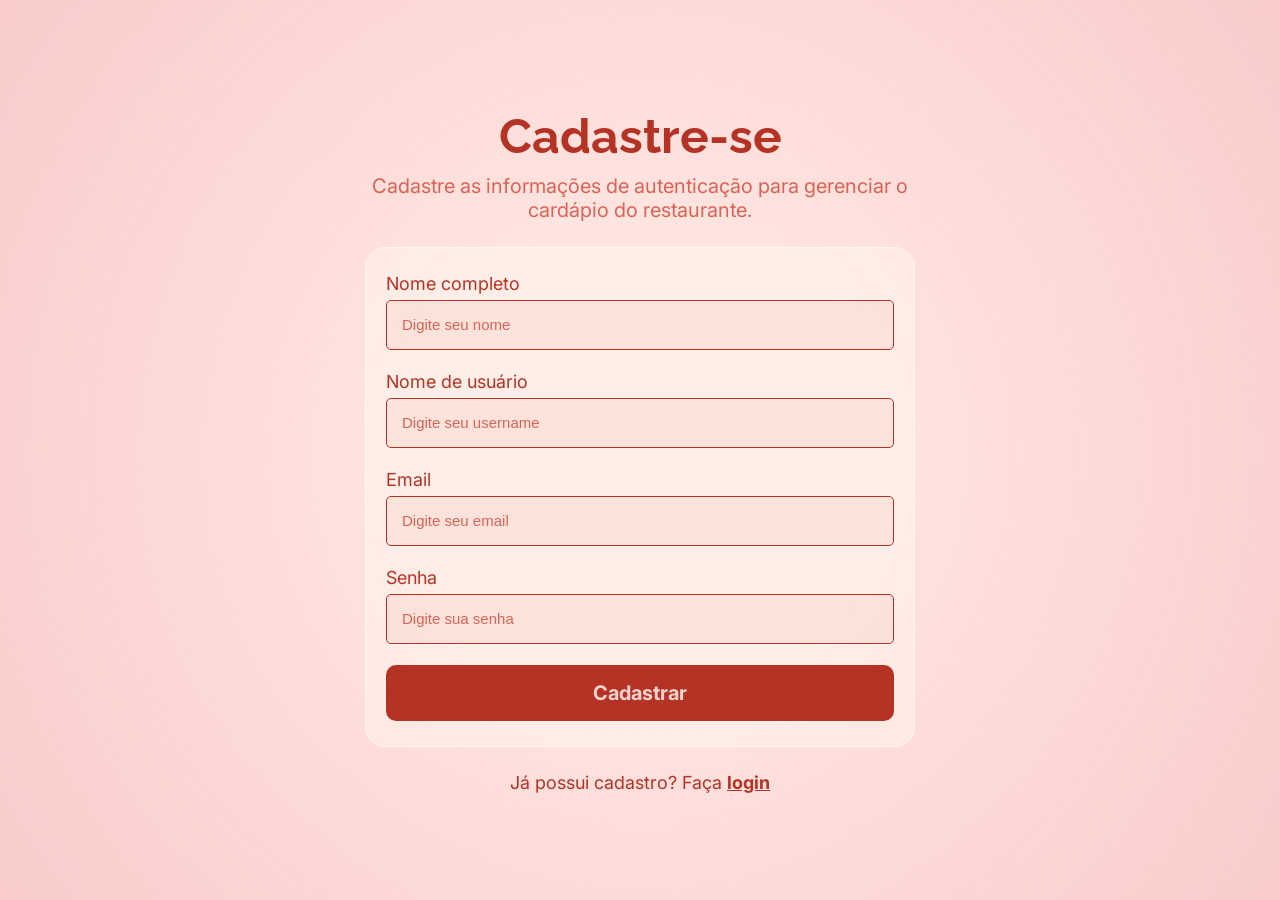
<file: cadastro/index.html>
<!DOCTYPE html>
<html lang="pt-br">
<head>
    <meta charset="UTF-8">
    <meta name="viewport" content="width=device-width, initial-scale=1.0">
    <link rel="preconnect" href="https://fonts.googleapis.com">
    <link rel="preconnect" href="https://fonts.gstatic.com" crossorigin>
    <link href="https://fonts.googleapis.com/css2?family=Inter:ital,opsz,wght@0,14..32,100..900;1,14..32,100..900&family=Raleway:ital,wght@0,100..900;1,100..900&display=swap" rel="stylesheet">
    <link rel="stylesheet" href="styles.css">
    <link rel="icon" type="image/svg+xml" href="../imagens/logo-favicon.svg">
    <title>Cadastro - IFood</title>
</head>
<body>
    <main>
        <header>
            <h1 id="instrucao1">Cadastre-se</h1>
            <p id="instrucao2">Cadastre as informações de autenticação para gerenciar o cardápio do restaurante.</p>
        </header>

        <section id="formulario">
            <form action="cadastrar.php" method="post">
                <div>
                    <label for="nome-completo">Nome completo</label>
                    <input type="text" name="nome-completo" id="nome-completo" class="campo" placeholder="Digite seu nome" autocomplete="name" required>
                </div>
                <br>
                <div>
                    <label for="username">Nome de usuário</label>
                    <input type="text" name="username" id="username" class="campo" placeholder="Digite seu username" autocomplete="username" required>
                </div>
                <br>
                <div>
                    <label for="email">Email</label>
                    <input type="email" name="email" id="email" class="campo" placeholder="Digite seu email" autocomplete="email" required>
                </div>
                <br>
                <div>
                    <label for="senha">Senha</label>
                    <input type="password" name="senha" id="senha" class="campo" placeholder="Digite sua senha" required>
                </div>
                <br>
                <a href="../painel-de-controle_v1/index.html"><button type="submit" id="botao">Cadastrar</button></a>
            </form>
        </section>
        <p id="instrucao3">Já possui cadastro? Faça <a href="../login/index.html">login</a></p>
    </main>
</body>
</html>
</file>
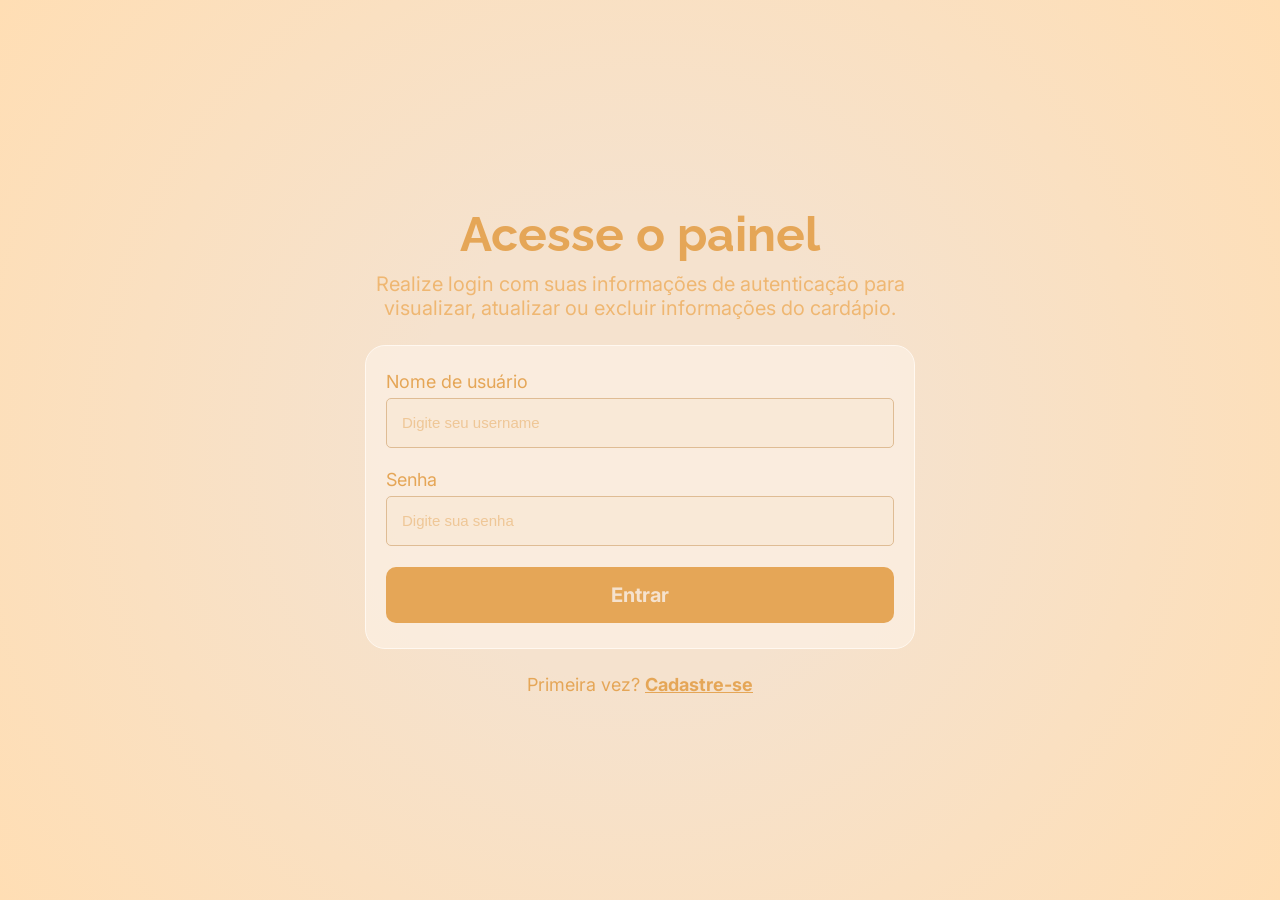
<file: login/index.html>
<!DOCTYPE html>
<html lang="pt-br">
<head>
    <meta charset="UTF-8">
    <meta name="viewport" content="width=device-width, initial-scale=1.0">
    <link rel="preconnect" href="https://fonts.googleapis.com">
    <link rel="preconnect" href="https://fonts.gstatic.com" crossorigin>
    <link href="https://fonts.googleapis.com/css2?family=Inter:ital,opsz,wght@0,14..32,100..900;1,14..32,100..900&family=Raleway:ital,wght@0,100..900;1,100..900&display=swap" rel="stylesheet">
    <link rel="stylesheet" href="styles.css">
    <link rel="icon" type="image/svg+xml" href="../imagens/logo-favicon.svg">
    <title>Login - IFood</title>
</head>
<body>
    <main>
        <header>
            <h1 id="instrucao1">Acesse o painel</h1>
            <p id="instrucao2">Realize login com suas informações de autenticação para visualizar, atualizar ou excluir informações do cardápio.</p>
        </header>

        <section id="formulario">
            <form action="login.php" method="post">
                <div>
                    <label for="username">Nome de usuário</label>
                    <input type="text" name="username" id="username" class="campo" placeholder="Digite seu username" autocomplete="username" required>
                </div>
                <br>
                <div>
                    <label for="senha">Senha</label>
                    <input type="password" name="senha" id="senha" class="campo" placeholder="Digite sua senha" required>
                </div>
                <br>
                <a href="../painel-de-controle_v1/index.html"><button type="submit" id="botao">Entrar</button></a>
            </form>
        </section>
        <p id="instrucao3">Primeira vez? <a href="../cadastro/index.html">Cadastre-se</a></p>
    </main>
</body>
</html>
</file>
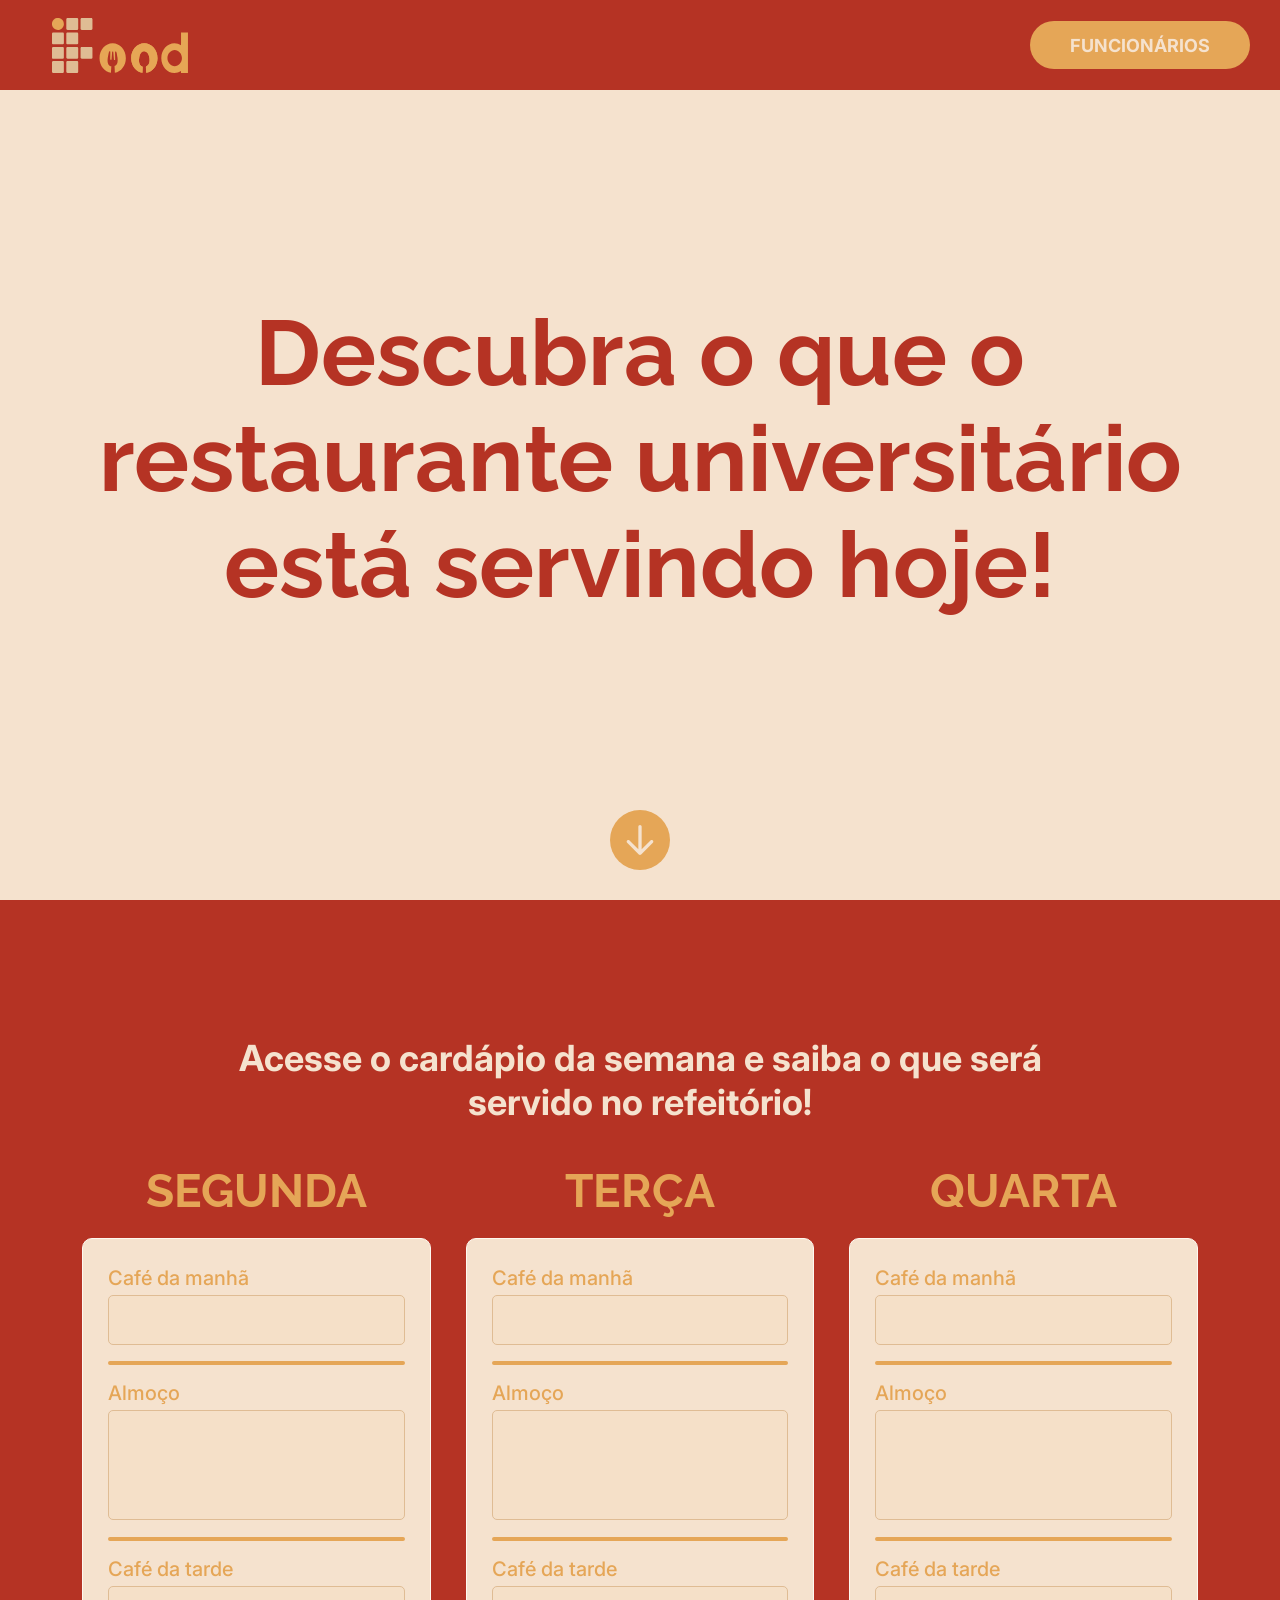
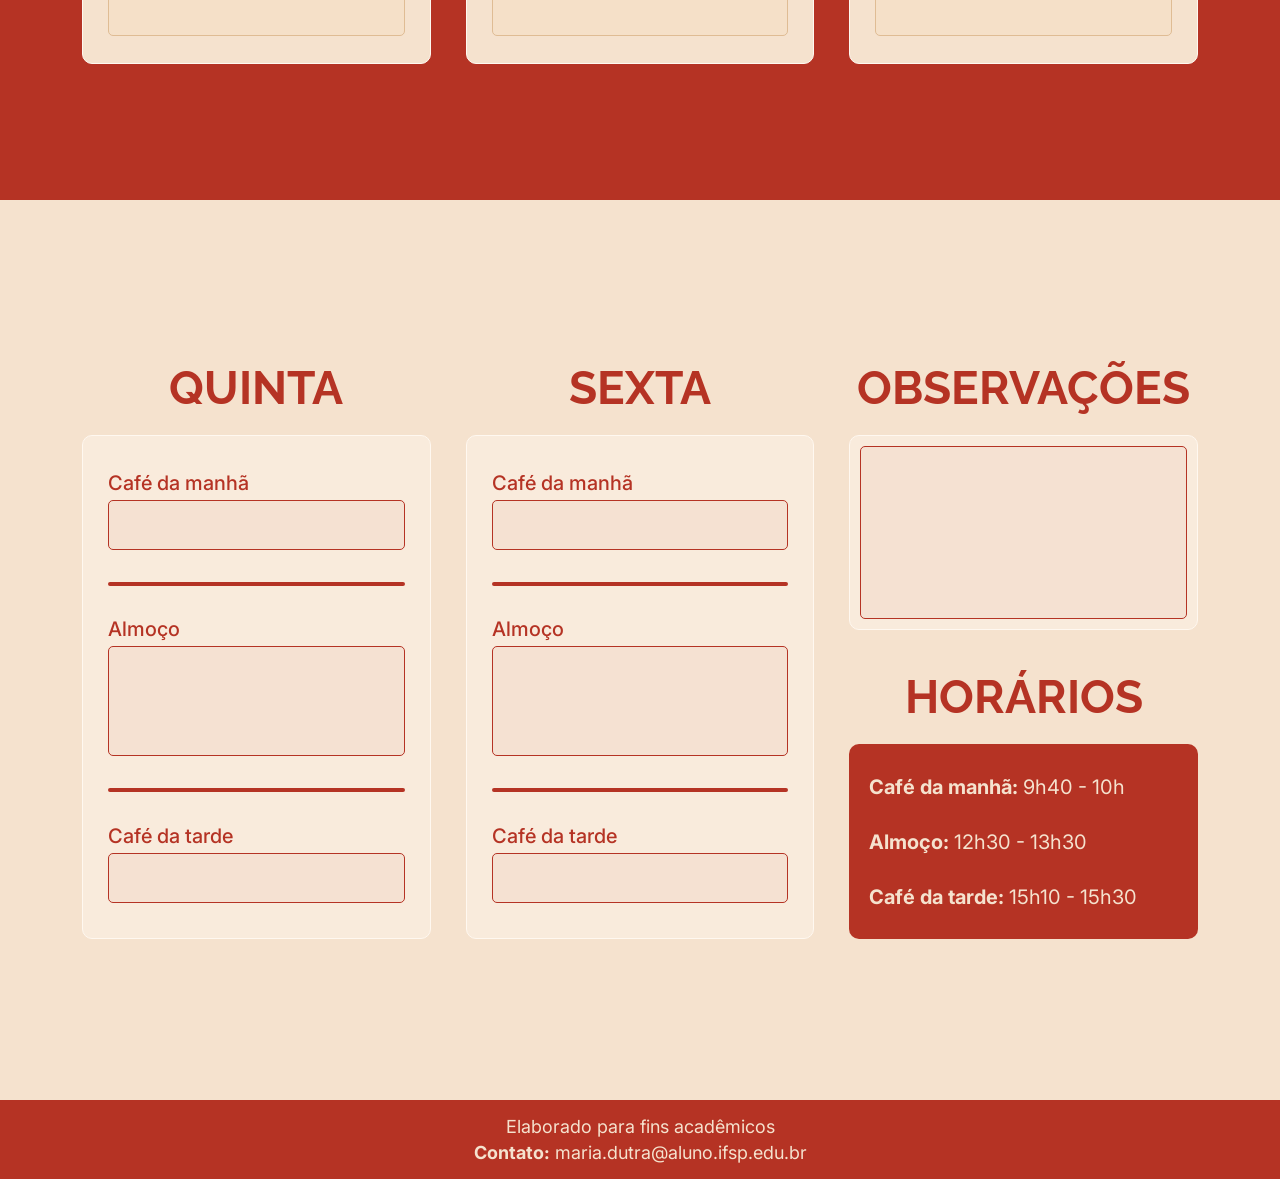
<file: pagina-inicial/index.html>
<!DOCTYPE html>
<html lang="pt-br">
<head>
    <meta charset="UTF-8">
    <meta name="viewport" content="width=device-width, initial-scale=1.0">
    <link rel="preconnect" href="https://fonts.googleapis.com">
    <link rel="preconnect" href="https://fonts.gstatic.com" crossorigin>
    <link href="https://fonts.googleapis.com/css2?family=Inter:ital,opsz,wght@0,14..32,100..900;1,14..32,100..900&family=Raleway:ital,wght@0,100..900;1,100..900&display=swap" rel="stylesheet">
    <link rel="stylesheet" href="styles.css">
    <link rel="icon" type="image/svg+xml" href="../imagens/logo-favicon.svg">
    <title>Página inicial - IFood</title>
</head>
<body>
    <header>
        <div id="logo">
            <svg xmlns="http://www.w3.org/2000/svg" width="180" height="55" fill="none" viewBox="0 0 475 192">
                <g clip-path="url(#a)">
                    <path fill="#dfbc94" fill-rule="evenodd" d="M41.597 54.634v33.143a4.09 4.09 0 0 1-4.105 4.104H4.353c-2.28 0-4.256-1.824-4.256-4.104V54.634c0-2.28 1.976-4.257 4.256-4.257h33.14c2.28 0 4.104 1.976 4.104 4.257M91.58 54.634v33.143a4.09 4.09 0 0 1-4.104 4.104h-33.14c-2.28 0-4.256-1.824-4.256-4.104V54.634c0-2.28 1.977-4.257 4.257-4.257h33.139c2.28 0 4.104 1.976 4.104 4.257M141.336 105.168v33.143a4.09 4.09 0 0 1-4.104 4.105h-33.139c-2.28 0-4.257-1.825-4.257-4.105v-33.143c0-2.28 1.977-4.257 4.257-4.257h33.139c2.28 0 4.104 1.977 4.104 4.257M91.58 105.168v33.143a4.09 4.09 0 0 1-4.104 4.105h-33.14c-2.28 0-4.256-1.825-4.256-4.105v-33.143c0-2.28 1.977-4.257 4.257-4.257h33.139c2.28 0 4.104 1.977 4.104 4.257M41.474 105.168v33.143a4.09 4.09 0 0 1-4.104 4.105H4.23c-2.28 0-4.256-1.825-4.256-4.105v-33.143c0-2.28 1.976-4.257 4.256-4.257h33.14c2.28 0 4.104 1.977 4.104 4.257M41.474 154.579v33.143a4.09 4.09 0 0 1-4.104 4.105H4.23c-2.28 0-4.256-1.825-4.256-4.105v-33.143c0-2.28 1.976-4.257 4.256-4.257h33.14c2.28 0 4.104 1.977 4.104 4.257M91.58 154.579v33.143a4.09 4.09 0 0 1-4.104 4.105h-33.14c-2.28 0-4.256-1.825-4.256-4.105v-33.143c0-2.28 1.977-4.257 4.257-4.257h33.139c2.28 0 4.104 1.977 4.104 4.257M91.58 4.244v33.142a4.09 4.09 0 0 1-4.104 4.105h-33.14c-2.28 0-4.256-1.824-4.256-4.105V4.244c0-2.28 1.977-4.257 4.257-4.257h33.139c2.28 0 4.104 1.976 4.104 4.257M141.336 4.244v33.142a4.087 4.087 0 0 1-4.104 4.105h-33.139c-2.28 0-4.257-1.824-4.257-4.105V4.244c0-2.28 1.977-4.257 4.257-4.257h33.139c2.28 0 4.104 1.976 4.104 4.257" clip-rule="evenodd"/>
                    <path fill="#e5a657" d="M20.647 41.528c11.579 0 20.966-9.388 20.966-20.968S32.226-.408 20.647-.408-.32 8.979-.32 20.56s9.387 20.968 20.966 20.968"/>
                    <path fill="#e6a655" fill-rule="evenodd" d="M206.18 191.295c-22.526-3.167-40.125-24.94-40.125-51.068 0-28.503 20.414-51.86 45.756-51.86s46.109 23.357 46.109 51.86c0 25.732-16.543 46.714-38.365 51.068l-1.056-23.752c16.542-4.355 9.503-32.858 9.503-32.858s-1.76-14.647-3.872-17.023-3.871 0-3.871 0l.352 27.712c-1.76 1.979-4.224 0-4.224 0l-2.464-27.712c-2.112-2.375-3.872 0-3.872 0l-2.111 27.712c-2.464 1.979-4.576-.396-4.576-.396l.352-27.316c-1.76-2.375-3.872-.395-3.872-.395s-.352-.396-3.871 15.043c-7.392 36.025 11.263 36.025 11.263 36.025s-.704 10.688-1.056 22.96M315.961 191.295c-22.174-3.562-39.421-24.94-39.421-51.068 0-28.503 20.415-51.86 45.757-51.86s46.108 23.357 46.108 51.86c0 26.128-17.247 47.506-39.421 51.068-.704-11.48-1.056-21.377-1.056-21.377s16.191-3.959 12.319-30.086c0 0-2.112-21.378-17.598-23.357-15.135-1.584-17.599 20.981-17.951 22.169 0 1.188-5.631 24.94 11.967 31.67z" clip-rule="evenodd"/>
                    <path fill="#e6a655" fill-rule="evenodd" d="M315.961 191.295c-22.174-3.562-39.421-24.94-39.421-51.068 0-28.503 20.415-51.86 45.757-51.86s46.108 23.357 46.108 51.86c0 26.128-17.247 47.506-39.421 51.068-.704-11.48-1.056-21.377-1.056-21.377s16.191-3.959 12.319-30.086c0 0-2.112-21.378-17.598-23.357-15.135-1.584-17.599 20.981-17.951 22.169 0 1.188-5.631 24.94 11.967 31.67zM450.565 185.149c-6.729 4.312-14.646 6.828-22.959 6.828-25.333 0-45.916-23.357-45.916-51.745s20.583-51.745 45.916-51.745c8.313 0 16.23 2.515 22.959 6.827V50.756h24.146v141.221h-24.146zm-22.167-73.664c-13.854 0-25.333 12.936-25.333 28.387 0 15.811 11.479 28.388 25.333 28.388s25.333-12.577 25.333-28.388c0-15.451-11.479-28.387-25.333-28.387" clip-rule="evenodd"/>
                </g>
                <defs>
                    <clipPath id="a">
                        <path fill="#fff" d="M0 0h475v192H0z"/>
                    </clipPath>
                </defs>
            </svg>
        </div>
        <a href="../login/index.html"><button class="btn" id="btn-login">FUNCIONÁRIOS</button></a>
    </header>
    <main>
        <h1>Descubra o que o restaurante universitário está servindo hoje!</h1>
        <a href="#tela-cardapio1"><div id="btn-seta">
            <div id="seta">
                <svg viewBox="0 0 24 24" fill="none" xmlns="http://www.w3.org/2000/svg" stroke="">
                    <g id="SVGRepo_bgCarrier" stroke-width="0"></g>
                    <g id="SVGRepo_tracerCarrier" stroke-linecap="round" stroke-linejoin="round"></g>
                    <g id="SVGRepo_iconCarrier">
                        <path fill-rule="evenodd" clip-rule="evenodd" d="M12 3C12.5523 3 13 3.44772 13 4V17.5858L18.2929 12.2929C18.6834 11.9024 19.3166 11.9024 19.7071 12.2929C20.0976 12.6834 20.0976 13.3166 19.7071 13.7071L12.7071 20.7071C12.3166 21.0976 11.6834 21.0976 11.2929 20.7071L4.29289 13.7071C3.90237 13.3166 3.90237 12.6834 4.29289 12.2929C4.68342 11.9024 5.31658 11.9024 5.70711 12.2929L11 17.5858V4C11 3.44772 11.4477 3 12 3Z" fill="#F5E2CE"></path>
                    </g>
                </svg>
            </div>
                
        </div></a>
    </main>
    <div id="tela-cardapio1" class="tela-cardapio">
        <h2>Acesse o cardápio da semana e saiba o que será servido no refeitório!</h2>
        <div id="cardapio1" class="cardapio">
            <div class="card">
                <h3 class="titulo-dia">SEGUNDA</h3>
                <br>
                <div id="segunda" class="card-dia">
                    <section class="formulario">
                        <form action="" method="post" class="form" id="info-segunda">
                            <div>
                                <label for="cafe-manha">Café da manhã</label>
                                <input type="text" name="cafe-manha" class="campo" readonly>
                            </div>
                            <hr>
                            <div>
                                <label for="almoco">Almoço</label>
                                <textarea name="almoco" class="almoco" wrap="soft" disabled></textarea>
                            </div>
                            <hr>
                            <div>
                                <label for="cafe-tarde">Café da tarde</label>
                                <input type="text" name="cafe-tarde" class="campo" readonly>
                            </div>
                        </form>
                    </section>
                </div>
            </div>

            <div class="card">
                <h3 class="titulo-dia">TERÇA</h3>
                <br>
                <div id="terca" class="card-dia">
                    <section class="formulario">
                        <form action="" method="post" class="form" id="info-terca">
                            <div>
                                <label for="cafe-manha">Café da manhã</label>
                                <input type="text" name="cafe-manha" class="campo" readonly>
                            </div>
                            <hr>
                            <div>
                                <label for="almoco">Almoço</label>
                                <textarea name="almoco" class="almoco" wrap="soft" disabled></textarea>
                            </div>
                            <hr>
                            <div>
                                <label for="cafe-tarde">Café da tarde</label>
                                <input type="text" name="cafe-tarde" class="campo" readonly>
                            </div>
                        </form>
                    </section>
                </div>
            </div>

            <div class="card">
                <h3 class="titulo-dia">QUARTA</h3>
                <br>
                <div id="quarta" class="card-dia">
                    <section class="formulario">
                        <form action="" method="post" class="form" id="info-quarta">
                            <div>
                                <label for="cafe-manha">Café da manhã</label>
                                <input type="text" name="cafe-manha" class="campo" readonly>
                            </div>
                            <hr>
                            <div>
                                <label for="almoco">Almoço</label>
                                <textarea name="almoco" class="almoco" wrap="soft" disabled></textarea>
                            </div>
                            <hr>
                            <div>
                                <label for="cafe-tarde">Café da tarde</label>
                                <input type="text" name="cafe-tarde" class="campo" readonly>
                            </div>
                        </form>
                    </section>
                </div>
            </div>
        </div>
    </div>
    <div id="tela-cardapio2" class="tela-cardapio">
        <div id="cardapio2" class="cardapio">
            <div class="card">
                <h3 class="titulo-dia">QUINTA</h3>
                <br>
                <div id="quinta" class="card-dia">
                    <section class="formulario">
                        <form action="" method="post" class="form-c2" id="info-quinta">
                            <div>
                                <label for="cafe-manha">Café da manhã</label>
                                <input type="text" name="cafe-manha" class="campo" readonly>
                            </div>
                            <hr>
                            <div>
                                <label for="almoco">Almoço</label>
                                <textarea name="almoco" class="almoco" wrap="soft" disabled></textarea>
                            </div>
                            <hr>
                            <div>
                                <label for="cafe-tarde">Café da tarde</label>
                                <input type="text" name="cafe-tarde" class="campo" readonly>
                            </div>
                        </form>
                    </section>
                </div>
            </div>

            <div class="card">
                <h3 class="titulo-dia">SEXTA</h3>
                <br>
                <div id="sexta" class="card-dia">
                    <section class="formulario">
                        <form action="" method="post" class="form-c2" id="info-sexta">
                            <div>
                                <label for="cafe-manha">Café da manhã</label>
                                <input type="text" name="cafe-manha" class="campo" readonly>
                            </div>
                            <hr>
                            <div>
                                <label for="almoco">Almoço</label>
                                <textarea name="almoco" class="almoco" wrap="soft" disabled></textarea>
                            </div>
                            <hr>
                            <div>
                                <label for="cafe-tarde">Café da tarde</label>
                                <input type="text" name="cafe-tarde" class="campo" readonly>
                            </div>
                        </form>
                    </section>
                </div>
            </div>

            <div class="card">
                <h3 class="titulo-obs">OBSERVAÇÕES</h3>
                <br>
                <div class="card-obs">
                    <textarea id="obs" disabled></textarea>
                </div>
                <br>
                <br>
                <h3 class="titulo-hora">HORÁRIOS</h3>
                <br>
                <div class="card-hora" >
                    <p class="hora-info"><b>Café da manhã:</b> 9h40 - 10h</p>
                    <p class="hora-info"><b>Almoço:</b> 12h30 - 13h30</p>
                    <p class="hora-info"><b>Café da tarde:</b> 15h10 - 15h30</p>
                </div>
            </div>
        </div>
    </div>
    <footer>
        <p>Elaborado para fins acadêmicos</p>
        <p><b>Contato:</b> maria.dutra@aluno.ifsp.edu.br</p>
    </footer>
</body>
</html>
</file>
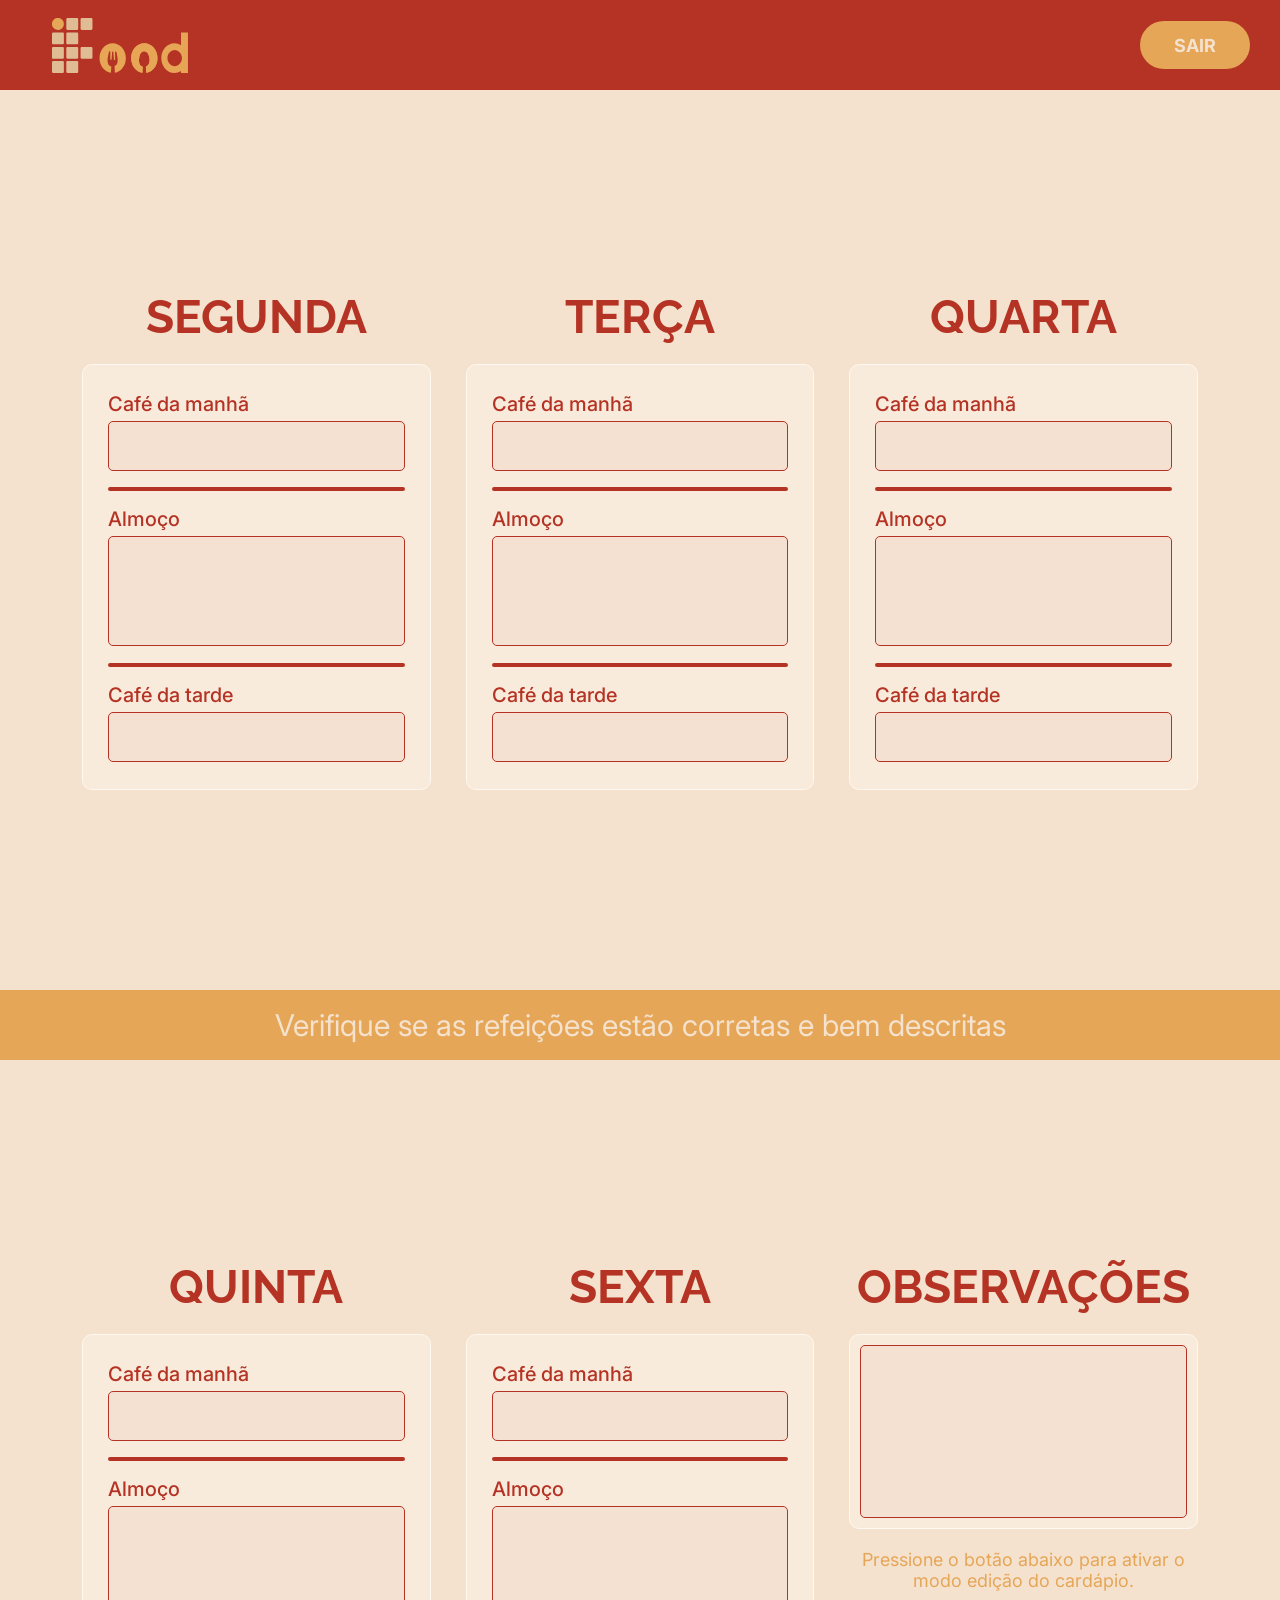
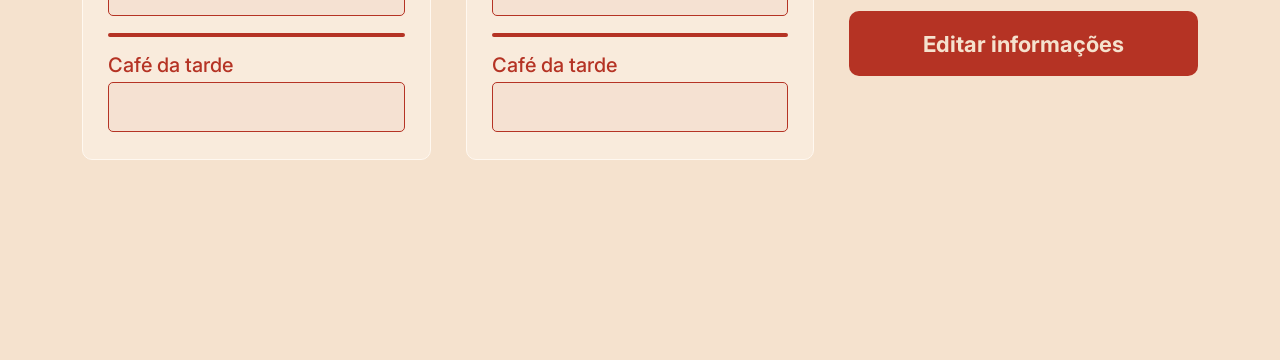
<file: painel-de-controle_v1/index.html>
<!DOCTYPE html>
<html lang="pt-br">
<head>
    <meta charset="UTF-8">
    <meta name="viewport" content="width=device-width, initial-scale=1.0">
    <link rel="preconnect" href="https://fonts.googleapis.com">
    <link rel="preconnect" href="https://fonts.gstatic.com" crossorigin>
    <link href="https://fonts.googleapis.com/css2?family=Inter:ital,opsz,wght@0,14..32,100..900;1,14..32,100..900&family=Raleway:ital,wght@0,100..900;1,100..900&display=swap" rel="stylesheet">
    <link rel="stylesheet" href="../painel-styles.css">
    <link rel="icon" type="image/svg+xml" href="../imagens/logo-favicon.svg">
    <title>Painel de Controle - IFood</title>
</head>
<body>
    <header>
        <div id="logo">
            <svg xmlns="http://www.w3.org/2000/svg" width="180" height="55" fill="none" viewBox="0 0 475 192">
                <g clip-path="url(#a)">
                    <path fill="#dfbc94" fill-rule="evenodd" d="M41.597 54.634v33.143a4.09 4.09 0 0 1-4.105 4.104H4.353c-2.28 0-4.256-1.824-4.256-4.104V54.634c0-2.28 1.976-4.257 4.256-4.257h33.14c2.28 0 4.104 1.976 4.104 4.257M91.58 54.634v33.143a4.09 4.09 0 0 1-4.104 4.104h-33.14c-2.28 0-4.256-1.824-4.256-4.104V54.634c0-2.28 1.977-4.257 4.257-4.257h33.139c2.28 0 4.104 1.976 4.104 4.257M141.336 105.168v33.143a4.09 4.09 0 0 1-4.104 4.105h-33.139c-2.28 0-4.257-1.825-4.257-4.105v-33.143c0-2.28 1.977-4.257 4.257-4.257h33.139c2.28 0 4.104 1.977 4.104 4.257M91.58 105.168v33.143a4.09 4.09 0 0 1-4.104 4.105h-33.14c-2.28 0-4.256-1.825-4.256-4.105v-33.143c0-2.28 1.977-4.257 4.257-4.257h33.139c2.28 0 4.104 1.977 4.104 4.257M41.474 105.168v33.143a4.09 4.09 0 0 1-4.104 4.105H4.23c-2.28 0-4.256-1.825-4.256-4.105v-33.143c0-2.28 1.976-4.257 4.256-4.257h33.14c2.28 0 4.104 1.977 4.104 4.257M41.474 154.579v33.143a4.09 4.09 0 0 1-4.104 4.105H4.23c-2.28 0-4.256-1.825-4.256-4.105v-33.143c0-2.28 1.976-4.257 4.256-4.257h33.14c2.28 0 4.104 1.977 4.104 4.257M91.58 154.579v33.143a4.09 4.09 0 0 1-4.104 4.105h-33.14c-2.28 0-4.256-1.825-4.256-4.105v-33.143c0-2.28 1.977-4.257 4.257-4.257h33.139c2.28 0 4.104 1.977 4.104 4.257M91.58 4.244v33.142a4.09 4.09 0 0 1-4.104 4.105h-33.14c-2.28 0-4.256-1.824-4.256-4.105V4.244c0-2.28 1.977-4.257 4.257-4.257h33.139c2.28 0 4.104 1.976 4.104 4.257M141.336 4.244v33.142a4.087 4.087 0 0 1-4.104 4.105h-33.139c-2.28 0-4.257-1.824-4.257-4.105V4.244c0-2.28 1.977-4.257 4.257-4.257h33.139c2.28 0 4.104 1.976 4.104 4.257" clip-rule="evenodd"/>
                    <path fill="#e5a657" d="M20.647 41.528c11.579 0 20.966-9.388 20.966-20.968S32.226-.408 20.647-.408-.32 8.979-.32 20.56s9.387 20.968 20.966 20.968"/>
                    <path fill="#e6a655" fill-rule="evenodd" d="M206.18 191.295c-22.526-3.167-40.125-24.94-40.125-51.068 0-28.503 20.414-51.86 45.756-51.86s46.109 23.357 46.109 51.86c0 25.732-16.543 46.714-38.365 51.068l-1.056-23.752c16.542-4.355 9.503-32.858 9.503-32.858s-1.76-14.647-3.872-17.023-3.871 0-3.871 0l.352 27.712c-1.76 1.979-4.224 0-4.224 0l-2.464-27.712c-2.112-2.375-3.872 0-3.872 0l-2.111 27.712c-2.464 1.979-4.576-.396-4.576-.396l.352-27.316c-1.76-2.375-3.872-.395-3.872-.395s-.352-.396-3.871 15.043c-7.392 36.025 11.263 36.025 11.263 36.025s-.704 10.688-1.056 22.96M315.961 191.295c-22.174-3.562-39.421-24.94-39.421-51.068 0-28.503 20.415-51.86 45.757-51.86s46.108 23.357 46.108 51.86c0 26.128-17.247 47.506-39.421 51.068-.704-11.48-1.056-21.377-1.056-21.377s16.191-3.959 12.319-30.086c0 0-2.112-21.378-17.598-23.357-15.135-1.584-17.599 20.981-17.951 22.169 0 1.188-5.631 24.94 11.967 31.67z" clip-rule="evenodd"/>
                    <path fill="#e6a655" fill-rule="evenodd" d="M315.961 191.295c-22.174-3.562-39.421-24.94-39.421-51.068 0-28.503 20.415-51.86 45.757-51.86s46.108 23.357 46.108 51.86c0 26.128-17.247 47.506-39.421 51.068-.704-11.48-1.056-21.377-1.056-21.377s16.191-3.959 12.319-30.086c0 0-2.112-21.378-17.598-23.357-15.135-1.584-17.599 20.981-17.951 22.169 0 1.188-5.631 24.94 11.967 31.67zM450.565 185.149c-6.729 4.312-14.646 6.828-22.959 6.828-25.333 0-45.916-23.357-45.916-51.745s20.583-51.745 45.916-51.745c8.313 0 16.23 2.515 22.959 6.827V50.756h24.146v141.221h-24.146zm-22.167-73.664c-13.854 0-25.333 12.936-25.333 28.387 0 15.811 11.479 28.388 25.333 28.388s25.333-12.577 25.333-28.388c0-15.451-11.479-28.387-25.333-28.387" clip-rule="evenodd"/>
                </g>
                <defs>
                    <clipPath id="a">
                        <path fill="#fff" d="M0 0h475v192H0z"/>
                    </clipPath>
                </defs>
            </svg>
        </div>
        <button class="btn" id="btn-logout">SAIR</button>
    </header>
    <div class="tela-cardapio">
        <div id="cardapio1" class="cardapio">
            <div class="card">
                <h3 class="titulo-dia">SEGUNDA</h3>
                <br>
                <div id="segunda" class="card-dia">
                    <section class="formulario">
                        <form action="" method="post" class="form" id="info-segunda">
                            <div>
                                <label for="cafe-manha">Café da manhã</label>
                                <input type="text" name="cafe-manha" class="campo" readonly>
                            </div>
                            <hr>
                            <div>
                                <label for="almoco">Almoço</label>
                                <textarea name="almoco" class="almoco" wrap="soft" disabled></textarea>
                            </div>
                            <hr>
                            <div>
                                <label for="cafe-tarde">Café da tarde</label>
                                <input type="text" name="cafe-tarde" class="campo" readonly>
                            </div>
                        </form>
                    </section>
                </div>
            </div>

            <div class="card">
                <h3 class="titulo-dia">TERÇA</h3>
                <br>
                <div id="terca" class="card-dia">
                    <section class="formulario">
                        <form action="" method="post" class="form" id="info-terca">
                            <div>
                                <label for="cafe-manha">Café da manhã</label>
                                <input type="text" name="cafe-manha" class="campo" readonly>
                            </div>
                            <hr>
                            <div>
                                <label for="almoco">Almoço</label>
                                <textarea name="almoco" class="almoco" wrap="soft" disabled></textarea>
                            </div>
                            <hr>
                            <div>
                                <label for="cafe-tarde">Café da tarde</label>
                                <input type="text" name="cafe-tarde" class="campo" readonly>
                            </div>
                        </form>
                    </section>
                </div>
            </div>

            <div class="card">
                <h3 class="titulo-dia">QUARTA</h3>
                <br>
                <div id="quarta" class="card-dia">
                    <section class="formulario">
                        <form action="" method="post" class="form" id="info-quarta">
                            <div>
                                <label for="cafe-manha">Café da manhã</label>
                                <input type="text" name="cafe-manha" class="campo" readonly>
                            </div>
                            <hr>
                            <div>
                                <label for="almoco">Almoço</label>
                                <textarea name="almoco" class="almoco" wrap="soft" disabled></textarea>
                            </div>
                            <hr>
                            <div>
                                <label for="cafe-tarde">Café da tarde</label>
                                <input type="text" name="cafe-tarde" class="campo" readonly>
                            </div>
                        </form>
                    </section>
                </div>
            </div>
        </div>
    </div>
    
    <div id="divisor">Verifique se as refeições estão corretas e bem descritas</div>

    <div class="tela-cardapio">
        <div id="cardapio2" class="cardapio">
            <div class="card">
                <h3 class="titulo-dia">QUINTA</h3>
                <br>
                <div id="quinta" class="card-dia">
                    <section class="formulario">
                        <form action="" method="post" class="form" id="info-sexta">
                            <div>
                                <label for="cafe-manha">Café da manhã</label>
                                <input type="text" name="cafe-manha" class="campo" readonly>
                            </div>
                            <hr>
                            <div>
                                <label for="almoco">Almoço</label>
                                <textarea name="almoco" class="almoco" wrap="soft" disabled></textarea>
                            </div>
                            <hr>
                            <div>
                                <label for="cafe-tarde">Café da tarde</label>
                                <input type="text" name="cafe-tarde" class="campo" readonly>
                            </div>
                        </form>
                    </section>
                </div>
            </div>

            <div class="card">
                <h3 class="titulo-dia">SEXTA</h3>
                <br>
                <div id="sexta" class="card-dia">
                    <section class="formulario">
                        <form action="" method="post" class="form" id="info-sexta">
                            <div>
                                <label for="cafe-manha">Café da manhã</label>
                                <input type="text" name="cafe-manha" class="campo" readonly>
                            </div>
                            <hr>
                            <div>
                                <label for="almoco">Almoço</label>
                                <textarea name="almoco" class="almoco" wrap="soft" disabled></textarea>
                            </div>
                            <hr>
                            <div>
                                <label for="cafe-tarde">Café da tarde</label>
                                <input type="text" name="cafe-tarde" class="campo" readonly>
                            </div>
                        </form>
                    </section>
                </div>
            </div>

            <div class="card" >
                <h3 class="titulo-obs">OBSERVAÇÕES</h3>
                <br>
                <div class="card-obs">
                    <textarea id="obs" disabled></textarea>
                </div>
                <p id="instrucao">Pressione o botão abaixo para ativar o modo edição do cardápio.</p>
                <a href="../painel-de-controle_v2/index.html"><button id="btn-editar">Editar informações</button></a>
            </div>
            
        </div>
    </div>
</body>
</html>
</file>
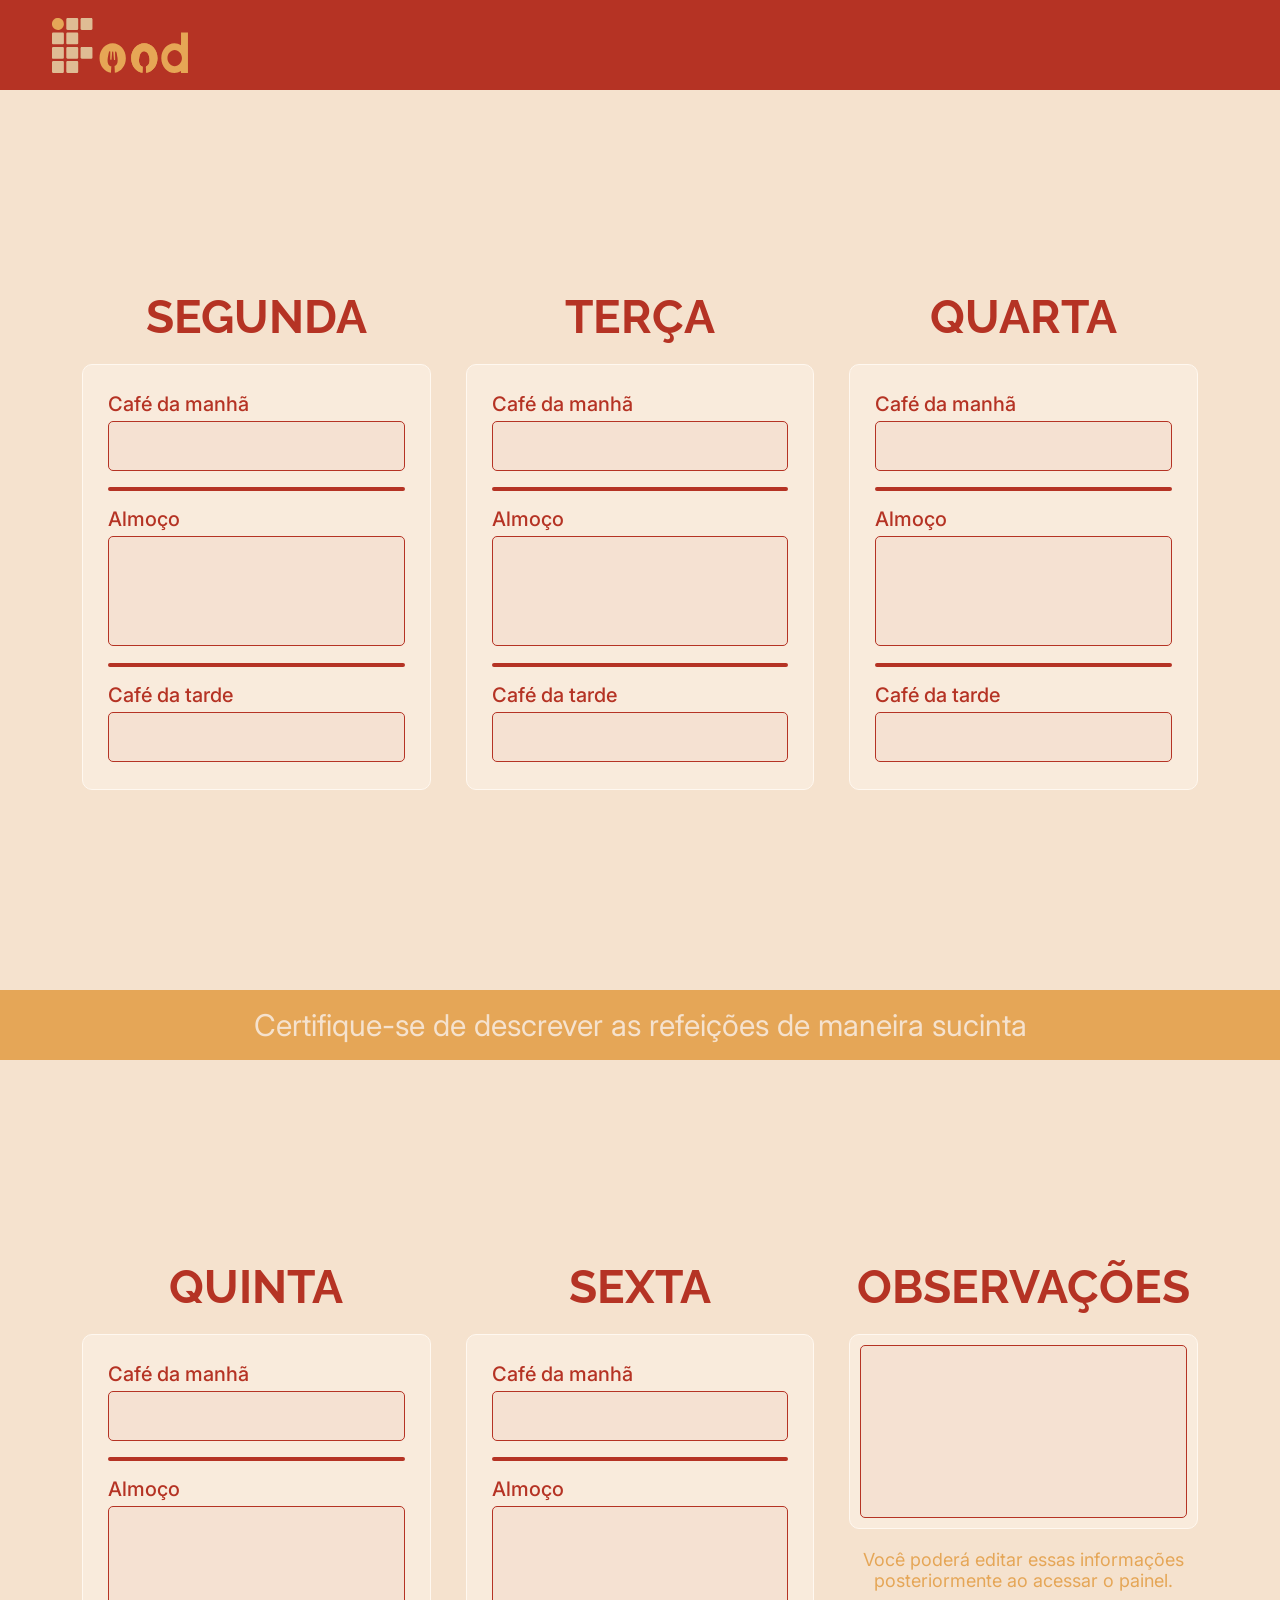
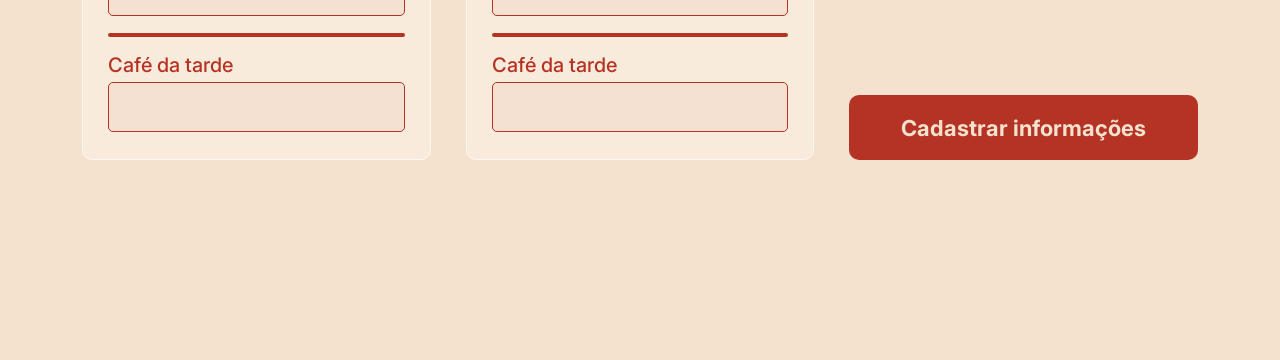
<file: painel-de-controle_v2/index.html>
<!DOCTYPE html>
<html lang="pt-br">
<head>
    <meta charset="UTF-8">
    <meta name="viewport" content="width=device-width, initial-scale=1.0">
    <link rel="preconnect" href="https://fonts.googleapis.com">
    <link rel="preconnect" href="https://fonts.gstatic.com" crossorigin>
    <link href="https://fonts.googleapis.com/css2?family=Inter:ital,opsz,wght@0,14..32,100..900;1,14..32,100..900&family=Raleway:ital,wght@0,100..900;1,100..900&display=swap" rel="stylesheet">
    <link rel="stylesheet" href="../painel-styles.css">
    <link rel="icon" type="image/svg+xml" href="../imagens/logo-favicon.svg">
    <title>Painel de Controle - IFood</title>
</head>
<body>
    <header>
        <div id="logo">
            <svg xmlns="http://www.w3.org/2000/svg" width="180" height="55" fill="none" viewBox="0 0 475 192">
                <g clip-path="url(#a)">
                    <path fill="#dfbc94" fill-rule="evenodd" d="M41.597 54.634v33.143a4.09 4.09 0 0 1-4.105 4.104H4.353c-2.28 0-4.256-1.824-4.256-4.104V54.634c0-2.28 1.976-4.257 4.256-4.257h33.14c2.28 0 4.104 1.976 4.104 4.257M91.58 54.634v33.143a4.09 4.09 0 0 1-4.104 4.104h-33.14c-2.28 0-4.256-1.824-4.256-4.104V54.634c0-2.28 1.977-4.257 4.257-4.257h33.139c2.28 0 4.104 1.976 4.104 4.257M141.336 105.168v33.143a4.09 4.09 0 0 1-4.104 4.105h-33.139c-2.28 0-4.257-1.825-4.257-4.105v-33.143c0-2.28 1.977-4.257 4.257-4.257h33.139c2.28 0 4.104 1.977 4.104 4.257M91.58 105.168v33.143a4.09 4.09 0 0 1-4.104 4.105h-33.14c-2.28 0-4.256-1.825-4.256-4.105v-33.143c0-2.28 1.977-4.257 4.257-4.257h33.139c2.28 0 4.104 1.977 4.104 4.257M41.474 105.168v33.143a4.09 4.09 0 0 1-4.104 4.105H4.23c-2.28 0-4.256-1.825-4.256-4.105v-33.143c0-2.28 1.976-4.257 4.256-4.257h33.14c2.28 0 4.104 1.977 4.104 4.257M41.474 154.579v33.143a4.09 4.09 0 0 1-4.104 4.105H4.23c-2.28 0-4.256-1.825-4.256-4.105v-33.143c0-2.28 1.976-4.257 4.256-4.257h33.14c2.28 0 4.104 1.977 4.104 4.257M91.58 154.579v33.143a4.09 4.09 0 0 1-4.104 4.105h-33.14c-2.28 0-4.256-1.825-4.256-4.105v-33.143c0-2.28 1.977-4.257 4.257-4.257h33.139c2.28 0 4.104 1.977 4.104 4.257M91.58 4.244v33.142a4.09 4.09 0 0 1-4.104 4.105h-33.14c-2.28 0-4.256-1.824-4.256-4.105V4.244c0-2.28 1.977-4.257 4.257-4.257h33.139c2.28 0 4.104 1.976 4.104 4.257M141.336 4.244v33.142a4.087 4.087 0 0 1-4.104 4.105h-33.139c-2.28 0-4.257-1.824-4.257-4.105V4.244c0-2.28 1.977-4.257 4.257-4.257h33.139c2.28 0 4.104 1.976 4.104 4.257" clip-rule="evenodd"/>
                    <path fill="#e5a657" d="M20.647 41.528c11.579 0 20.966-9.388 20.966-20.968S32.226-.408 20.647-.408-.32 8.979-.32 20.56s9.387 20.968 20.966 20.968"/>
                    <path fill="#e6a655" fill-rule="evenodd" d="M206.18 191.295c-22.526-3.167-40.125-24.94-40.125-51.068 0-28.503 20.414-51.86 45.756-51.86s46.109 23.357 46.109 51.86c0 25.732-16.543 46.714-38.365 51.068l-1.056-23.752c16.542-4.355 9.503-32.858 9.503-32.858s-1.76-14.647-3.872-17.023-3.871 0-3.871 0l.352 27.712c-1.76 1.979-4.224 0-4.224 0l-2.464-27.712c-2.112-2.375-3.872 0-3.872 0l-2.111 27.712c-2.464 1.979-4.576-.396-4.576-.396l.352-27.316c-1.76-2.375-3.872-.395-3.872-.395s-.352-.396-3.871 15.043c-7.392 36.025 11.263 36.025 11.263 36.025s-.704 10.688-1.056 22.96M315.961 191.295c-22.174-3.562-39.421-24.94-39.421-51.068 0-28.503 20.415-51.86 45.757-51.86s46.108 23.357 46.108 51.86c0 26.128-17.247 47.506-39.421 51.068-.704-11.48-1.056-21.377-1.056-21.377s16.191-3.959 12.319-30.086c0 0-2.112-21.378-17.598-23.357-15.135-1.584-17.599 20.981-17.951 22.169 0 1.188-5.631 24.94 11.967 31.67z" clip-rule="evenodd"/>
                    <path fill="#e6a655" fill-rule="evenodd" d="M315.961 191.295c-22.174-3.562-39.421-24.94-39.421-51.068 0-28.503 20.415-51.86 45.757-51.86s46.108 23.357 46.108 51.86c0 26.128-17.247 47.506-39.421 51.068-.704-11.48-1.056-21.377-1.056-21.377s16.191-3.959 12.319-30.086c0 0-2.112-21.378-17.598-23.357-15.135-1.584-17.599 20.981-17.951 22.169 0 1.188-5.631 24.94 11.967 31.67zM450.565 185.149c-6.729 4.312-14.646 6.828-22.959 6.828-25.333 0-45.916-23.357-45.916-51.745s20.583-51.745 45.916-51.745c8.313 0 16.23 2.515 22.959 6.827V50.756h24.146v141.221h-24.146zm-22.167-73.664c-13.854 0-25.333 12.936-25.333 28.387 0 15.811 11.479 28.388 25.333 28.388s25.333-12.577 25.333-28.388c0-15.451-11.479-28.387-25.333-28.387" clip-rule="evenodd"/>
                </g>
                <defs>
                    <clipPath id="a">
                        <path fill="#fff" d="M0 0h475v192H0z"/>
                    </clipPath>
                </defs>
            </svg>
        </div>
    </header>
    <div class="tela-cardapio">
        <div id="cardapio1" class="cardapio">
            <div class="card">
                <h3 class="titulo-dia">SEGUNDA</h3>
                <br>
                <div id="segunda" class="card-dia">
                    <section class="formulario">
                        <form action="" method="post" class="form" id="info-segunda">
                            <div>
                                <label for="cafe-manha">Café da manhã</label>
                                <input type="text" name="cafe-manha" class="campo" required>
                            </div>
                            <hr>
                            <div>
                                <label for="almoco">Almoço</label>
                                <textarea name="almoco" class="almoco" wrap="soft" required></textarea>
                            </div>
                            <hr>
                            <div>
                                <label for="cafe-tarde">Café da tarde</label>
                                <input type="text" name="cafe-tarde" class="campo" required>
                            </div>
                        </form>
                    </section>
                </div>
            </div>

            <div class="card">
                <h3 class="titulo-dia">TERÇA</h3>
                <br>
                <div id="terca" class="card-dia">
                    <section class="formulario">
                        <form action="" method="post" class="form" id="info-terca">
                            <div>
                                <label for="cafe-manha">Café da manhã</label>
                                <input type="text" name="cafe-manha" class="campo" required>
                            </div>
                            <hr>
                            <div>
                                <label for="almoco">Almoço</label>
                                <textarea name="almoco" class="almoco" wrap="soft" required></textarea>
                            </div>
                            <hr>
                            <div>
                                <label for="cafe-tarde">Café da tarde</label>
                                <input type="text" name="cafe-tarde" class="campo" required>
                            </div>
                        </form>
                    </section>
                </div>
            </div>

            <div class="card">
                <h3 class="titulo-dia">QUARTA</h3>
                <br>
                <div id="quarta" class="card-dia">
                    <section class="formulario">
                        <form action="" method="post" class="form" id="info-quarta">
                            <div>
                                <label for="cafe-manha">Café da manhã</label>
                                <input type="text" name="cafe-manha" class="campo" required>
                            </div>
                            <hr>
                            <div>
                                <label for="almoco">Almoço</label>
                                <textarea name="almoco" class="almoco" wrap="soft" required></textarea>
                            </div>
                            <hr>
                            <div>
                                <label for="cafe-tarde">Café da tarde</label>
                                <input type="text" name="cafe-tarde" class="campo" required>
                            </div>
                        </form>
                    </section>
                </div>
            </div>
        </div>
    </div>
    
    <div id="divisor">Certifique-se de descrever as refeições de maneira sucinta</div>

    <div class="tela-cardapio">
        <div id="cardapio2" class="cardapio">
            <div class="card">
                <h3 class="titulo-dia">QUINTA</h3>
                <br>
                <div id="quinta" class="card-dia">
                    <section class="formulario">
                        <form action="" method="post" class="form" id="info-quinta">
                            <div>
                                <label for="cafe-manha">Café da manhã</label>
                                <input type="text" name="cafe-manha" class="campo" required>
                            </div>
                            <hr>
                            <div>
                                <label for="almoco">Almoço</label>
                                <textarea name="almoco" class="almoco" wrap="soft" required></textarea>
                            </div>
                            <hr>
                            <div>
                                <label for="cafe-tarde">Café da tarde</label>
                                <input type="text" name="cafe-tarde" class="campo" required>
                            </div>
                        </form>
                    </section>
                </div>
            </div>

            <div class="card">
                <h3 class="titulo-dia">SEXTA</h3>
                <br>
                <div id="sexta" class="card-dia">
                    <section class="formulario">
                        <form action="" method="post" class="form" id="info-sexta">
                            <div>
                                <label for="cafe-manha">Café da manhã</label>
                                <input type="text" name="cafe-manha" class="campo" required>
                            </div>
                            <hr>
                            <div>
                                <label for="almoco">Almoço</label>
                                <textarea name="almoco" class="almoco" wrap="soft" required></textarea>
                            </div>
                            <hr>
                            <div>
                                <label for="cafe-tarde">Café da tarde</label>
                                <input type="text" name="cafe-tarde" class="campo" required>
                            </div>
                        </form>
                    </section>
                </div>
            </div>

            <div class="card" >
                <h3 class="titulo-obs">OBSERVAÇÕES</h3>
                <br>
                <div class="card-obs">
                    <textarea id="obs"></textarea>
                </div>
                <p id="instrucao">Você poderá editar essas informações posteriormente ao acessar o painel.</p>
                <button id="btn-cadastrar">Cadastrar informações</button>
            </div>
        </div>
    </div>
</body>
</html>
</file>
<file: cadastro/styles.css>
@import url('../global.css');

body {
    background: #F5E2CE;
    background: radial-gradient(circle, #FFE4E0 30%, #F9CBCB 100%);
    display: flex;
    flex-direction: column;
    justify-content: center;
    align-items: center;
    padding: 30px 16px;
}

main {
    display: flex;
    flex-direction: column;
    gap: 25px;
    justify-content: center;
    align-items: center;
    width: 100%;
    max-width: 550px;
}

header {
    width: 100%;
    text-align: center;
    color: var(--cor-vermelho);
    display: flex;
    flex-direction: column;
    gap: 10px;
}

header #instrucao1 {
    font-family: var(--fonte-titulo);
    font-size: clamp(32px, 7vw, 48px);
    font-weight: bold;
}

header #instrucao2 {
    color: #DB6355;
    font-size: clamp(16px, 4vw, 20px);
}

section#formulario {
    font-size: 18px;
    padding: 25px 20px;
    width: 100%;
    border: 1px solid var(--cor-borda-clara);
    background-color: rgba(255, 248, 240, 0.5);
    border-radius: 20px;
}

label {
    color: var(--cor-vermelho);
    display: block;
    margin-bottom: 6px;
}

.campo {
    width: 100%;
    border: 1px solid var(--cor-vermelho);
    background-color: rgba(181, 51, 36, 0.05);
    padding: 15px;
    height: 50px;
    border-radius: 5px;
    color: var(--cor-vermelho);
    font-size: 16px;
}

.campo::placeholder {
    color: #DB6355;
    font-size: 15px;
}

.campo:focus {
    border: 2px solid var(--cor-vermelho);
    outline: none;
}

button {
    width: 100%;
    height: 56px;
    background-color: var(--cor-vermelho);
    border: none;
    border-radius: 10px;
    color: #F4D3CF;
    font-family: var(--fonte-principal);
    font-size: 20px;
    font-weight: bolder;
    cursor: pointer;
    transition: all 0.4s ease-in-out;
}

button:hover {
    filter: drop-shadow(0 0 0.5rem var(--cor-vermelho));
}

#instrucao3 {
    color: var(--cor-vermelho);
    font-size: 18px;
    text-align: center;
}

#instrucao3 a {
    color: var(--cor-vermelho);
    font-weight: bolder;
    text-decoration: underline;
}
</file>
<file: login/styles.css>
@import url('../global.css');

body {
    background: #F5E2CE;
    background: radial-gradient(circle, rgba(245, 226, 206, 1) 30%, rgba(255, 222, 180, 1) 100%);
    display: flex;
    flex-direction: column;
    justify-content: center;
    align-items: center;
    padding: 30px 16px;
}

main {
    display: flex;
    flex-direction: column;
    gap: 25px;
    justify-content: center;
    align-items: center;
    width: 100%;
    max-width: 550px;
}

header {
    width: 100%;
    text-align: center;
    color: var(--cor-amarelo);
    display: flex;
    flex-direction: column;
    gap: 10px;
}

header #instrucao1 {
    font-family: var(--fonte-titulo);
    font-size: clamp(32px, 7vw, 48px);
    font-weight: bold;
}

header #instrucao2 {
    color: #EFB772;
    font-size: clamp(16px, 4vw, 20px);
}

section#formulario {
    font-size: 18px;
    padding: 25px 20px;
    width: 100%;
    border: 1px solid var(--cor-borda-clara);
    background-color: rgba(255, 248, 240, 0.5);
    border-radius: 20px;
}

label {
    color: var(--cor-amarelo);
    display: block;
    margin-bottom: 6px;
}

.campo {
    width: 100%;
    border: 1px solid #DFBC94;
    background-color: rgba(229, 166, 87, 0.05);
    padding: 15px;
    height: 50px;
    border-radius: 5px;
    color: #e29332;
    font-size: 16px;
}

.campo::placeholder {
    color: rgba(229, 166, 87, 0.5);
    font-size: 15px;
}

.campo:focus {
    border: 2px solid var(--cor-amarelo);
    outline: none;
}

button {
    width: 100%;
    height: 56px;
    background-color: var(--cor-amarelo);
    border: none;
    border-radius: 10px;
    color: var(--cor-bege);
    font-family: var(--fonte-principal);
    font-size: 20px;
    font-weight: bolder;
    cursor: pointer;
    transition: all 0.4s ease-in-out;
}

button:hover {
    filter: drop-shadow(0 0 0.5rem var(--cor-amarelo));
}

#instrucao3 {
    color: var(--cor-amarelo);
    font-size: 18px;
    text-align: center;
}

#instrucao3 a {
    color: var(--cor-amarelo);
    font-weight: bolder;
    text-decoration: underline;
}
</file>
<file: pagina-inicial/styles.css>
@import url('../global.css');

main {
    width: 100%;
    min-height: 90dvh;
    padding: 40px 20px 110px;
    background-color: var(--cor-bege);
    display: flex;
    justify-content: center;
    flex-direction: column;
    align-items: center;
    position: relative;
}

main h1 {
    width: 90%;
    max-width: 1100px;
    text-align: center;
    font-size: clamp(38px, 7.5vw, 92px);
    line-height: 1.15;
    font-family: var(--fonte-titulo);
    color: var(--cor-vermelho);
}

main #btn-seta {
    display: flex;
    justify-content: center;
    align-items: center;
    width: 60px;
    height: 60px;
    border-radius: 50%;
    background-color: var(--cor-amarelo);
    position: absolute;
    bottom: 30px;
    left: 50%;
    transform: translateX(-50%);
}

main #btn-seta #seta {
    width: 40px;
    height: 40px;
}

#tela-cardapio1 {
    background-color: var(--cor-vermelho);
}

#tela-cardapio1 h2 {
    text-align: center;
    font-size: clamp(22px, 3.5vw, 36px);
    max-width: 900px;
    color: var(--cor-bege);
}

#tela-cardapio1 .card .titulo-dia {
    color: var(--cor-amarelo);
}

#tela-cardapio1 .card .card-dia {
    background-color: var(--cor-bege);
}

#tela-cardapio1 .form {
    --cor-tema-form: var(--cor-amarelo);
    --cor-borda-input: #DFBC94;
    --cor-bg-input: rgba(229, 166, 87, 0.05);
    --cor-texto-input: #e29332;
}

.card-hora {
    width: 100%;
    min-height: 195px;
    border-radius: 10px;
    padding: 20px;
    background-color: var(--cor-vermelho);
    display: flex;
    flex-direction: column;
    justify-content: space-around;
    gap: 10px;
}

.card-hora .hora-info {
    color: var(--cor-bege);
    font-size: clamp(16px, 2vw, 20px);
    text-align: left;
}

@media (max-width: 768px) {
    main {
        min-height: auto;
        padding: 60px 20px;
    }

    main #btn-seta {
        display: none;
    }
}
</file>
<file: painel-styles.css>
@import url('global.css');
</file>
